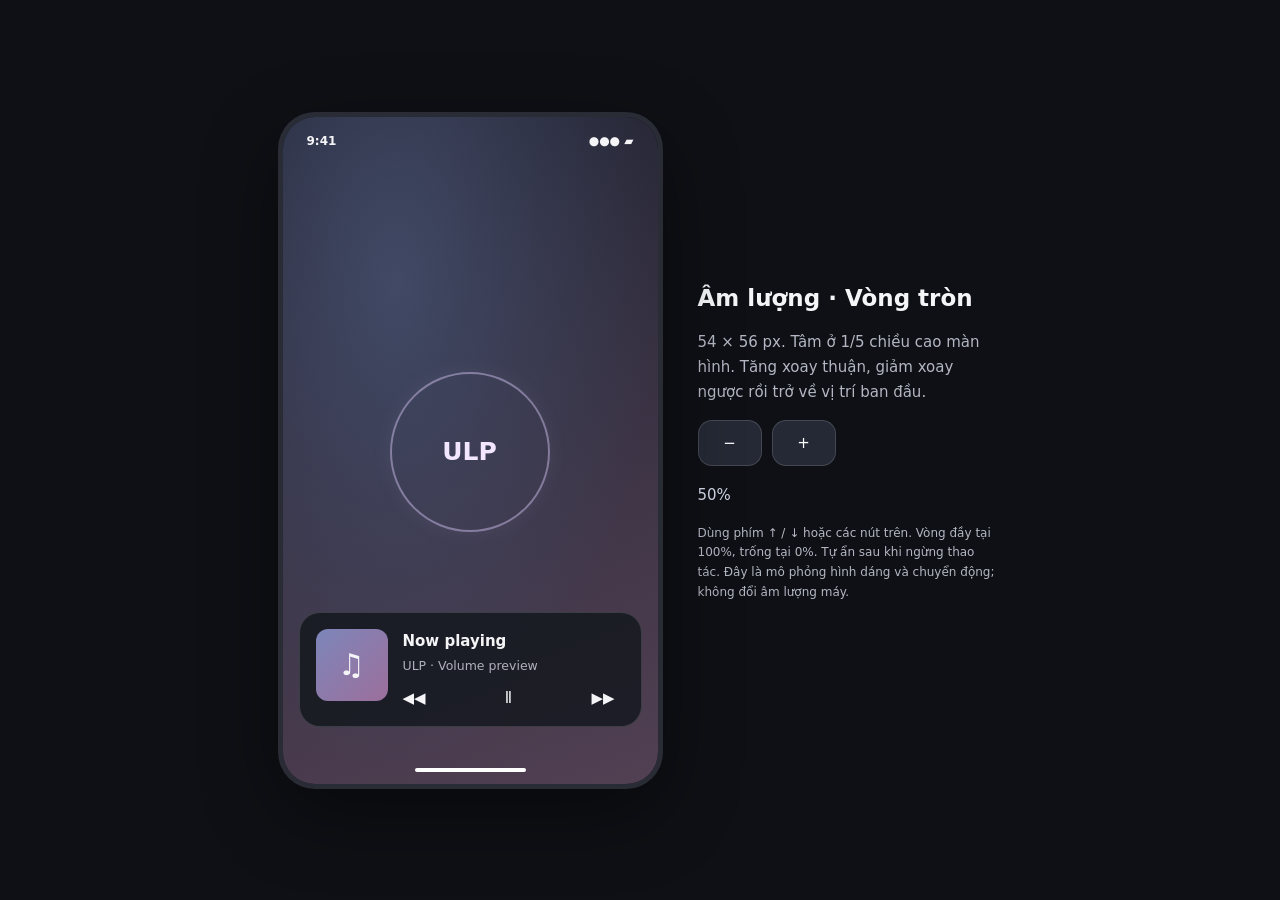
<file: demo-ui/volume-hud.html>
<!doctype html>
<html lang="vi">
<meta charset="utf-8">
<meta name="viewport" content="width=device-width,initial-scale=1">
<title>ULP · Volume HUD</title>
<style>
*{box-sizing:border-box}body{margin:0;background:#0e1015;color:#f5f5f7;font:15px system-ui,sans-serif;min-height:100svh;display:grid;place-items:center;padding:24px}main{display:flex;gap:40px;align-items:center;flex-wrap:wrap;justify-content:center}.phone{width:375px;height:667px;position:relative;background:radial-gradient(ellipse at 30% 25%,#414965,transparent 70%),linear-gradient(160deg,#202433,#524053);border-radius:32px;box-shadow:0 0 0 5px #292c35,0 25px 80px #0007;overflow:hidden;isolation:isolate}.status{display:flex;justify-content:space-between;padding:17px 24px;font-weight:650;font-size:12px}.visual{position:absolute;left:107px;top:255px;width:160px;height:160px;border:2px solid #c3b4df88;border-radius:50%;box-shadow:0 0 20px #c3b4df15;display:grid;place-items:center;font-size:25px;font-weight:700;color:#f2e7ff}.player{position:absolute;bottom:57px;left:16px;right:16px;padding:16px;display:flex;gap:15px;background:#161920dc;border-radius:21px;border:1px solid #ffffff25}.art{width:72px;height:72px;border-radius:12px;background:linear-gradient(135deg,#7d86ba,#9c6f9b);display:grid;place-items:center;font-size:30px}.info{flex:1;line-height:1.6}.info small{color:#b1afbd}.controls{display:flex;justify-content:space-between;margin-top:9px;padding-right:10px}.home{position:absolute;bottom:12px;left:132px;width:111px;height:4px;background:#fff;border-radius:4px}.hud{position:absolute;left:6px;top:calc(20% - 28px);width:54px;height:56px;opacity:0;transform:translateX(-64px);transition:transform .18s ease-in,opacity .18s;pointer-events:none;filter:drop-shadow(1px 2px 5px #0004)}.hud.visible{opacity:1;transform:translateX(0);transition:transform .22s ease-out,opacity .22s}.dial{display:block;width:54px;height:56px;overflow:visible}.arc{fill:none;stroke-width:3;stroke-linecap:round}.fill{stroke:#f7f7f7;stroke-dasharray:1;stroke-dashoffset:1;transition:stroke-dashoffset .18s ease-out}aside{max-width:300px}h1{font-size:23px;margin-top:0}p{color:#b3b7c3;line-height:1.65}.buttons{display:flex;gap:10px}button{border:1px solid #ffffff25;border-radius:14px;background:#242935;color:#fff;font:inherit;cursor:pointer;min-width:64px;padding:13px 18px}button:active{background:#424d63}output{display:block;margin:20px 0;color:#d3d9e8;font-variant-numeric:tabular-nums}.hint{font-size:12px}@media(max-width:430px){body{padding:12px}.phone{width:min(375px,calc(100vw - 32px));height:auto;aspect-ratio:375/667}main{gap:24px}aside{max-width:343px}}@media(prefers-reduced-motion:reduce){.hud,.hud.visible,.fill{transition:opacity .1s}}
</style>
<main>
<div class="phone" aria-label="Màn hình mô phỏng">
 <div class="status"><span>9:41</span><span>●●● ▰</span></div>
 <div class="visual">ULP</div>
 <div class="player"><div class="art">♫</div><div class="info"><strong>Now playing</strong><br><small>ULP · Volume preview</small><div class="controls"><span>◀◀</span><span>Ⅱ</span><span>▶▶</span></div></div></div>
 <div class="home"></div>
 <div class="hud" id="hud">
  <svg class="dial" id="dial" viewBox="0 0 54 56" aria-hidden="true">
   <circle cx="27" cy="26" r="26" fill="#171717" fill-opacity=".92"/>
   <path class="arc" d="M15.5 45.9186 A23 23 0 1 1 38.5 45.9186" stroke="#ffffff2e"/>
   <path class="arc fill" id="fill" pathLength="1" d="M15.5 45.9186 A23 23 0 1 1 38.5 45.9186"/>
   <text id="value" x="27" y="30" fill="white" font-family="system-ui,sans-serif" font-size="12" font-weight="600" text-anchor="middle" style="font-variant-numeric:tabular-nums">50%</text>
   <rect x="18" y="39" width="18" height="17" rx="6" fill="#171717"/>
   <path d="M22 46h2l3-2.5v8L24 49h-2z" fill="#f5f5f5"/>
   <path id="waves" d="M29 45.5q2 2 0 4" fill="none" stroke="#f5f5f5" stroke-width="1.2" stroke-linecap="round"/>
  </svg>
 </div>
</div>
<aside><h1>Âm lượng · Vòng tròn</h1><p>54 × 56 px. Tâm ở 1/5 chiều cao màn hình. Tăng xoay thuận, giảm xoay ngược rồi trở về vị trí ban đầu.</p><div class="buttons"><button id="down" aria-label="Giảm âm lượng">−</button><button id="up" aria-label="Tăng âm lượng">+</button></div><output id="level" aria-live="polite">50%</output><p class="hint">Dùng phím ↑ / ↓ hoặc các nút trên. Vòng đầy tại 100%, trống tại 0%. Tự ẩn sau khi ngừng thao tác. Đây là mô phỏng hình dáng và chuyển động; không đổi âm lượng máy.</p></aside>
</main>
<script>
let volume=.5,timer,spin;
const hud=document.querySelector('#hud'),dial=document.querySelector('#dial'),fill=document.querySelector('#fill'),value=document.querySelector('#value'),level=document.querySelector('#level');
function change(delta){volume=Math.max(0,Math.min(1,volume+delta));const label=Math.round(volume*100)+'%';value.textContent=level.textContent=label;fill.style.strokeDashoffset=1-volume;document.querySelector('#waves').style.opacity=volume?1:0;hud.classList.add('visible');if(!matchMedia('(prefers-reduced-motion:reduce)').matches){const current=getComputedStyle(dial).transform;spin?.cancel();spin=dial.animate([{transform:current,offset:0},{transform:`rotate(${delta>=0?8:-8}deg)`,offset:.25},{transform:`rotate(${delta>=0?-.7:.7}deg)`,offset:.72},{transform:'rotate(0deg)',offset:1}],{duration:300,easing:'ease-out'});}clearTimeout(timer);timer=setTimeout(()=>hud.classList.remove('visible'),1000);}
document.querySelector('#down').onclick=()=>change(-.0625);document.querySelector('#up').onclick=()=>change(.0625);addEventListener('keydown',e=>{if(e.key==='ArrowUp'||e.key==='ArrowDown'){e.preventDefault();change(e.key==='ArrowUp'?.0625:-.0625);}});fill.style.strokeDashoffset=.5;
</script>
</html>
</file>
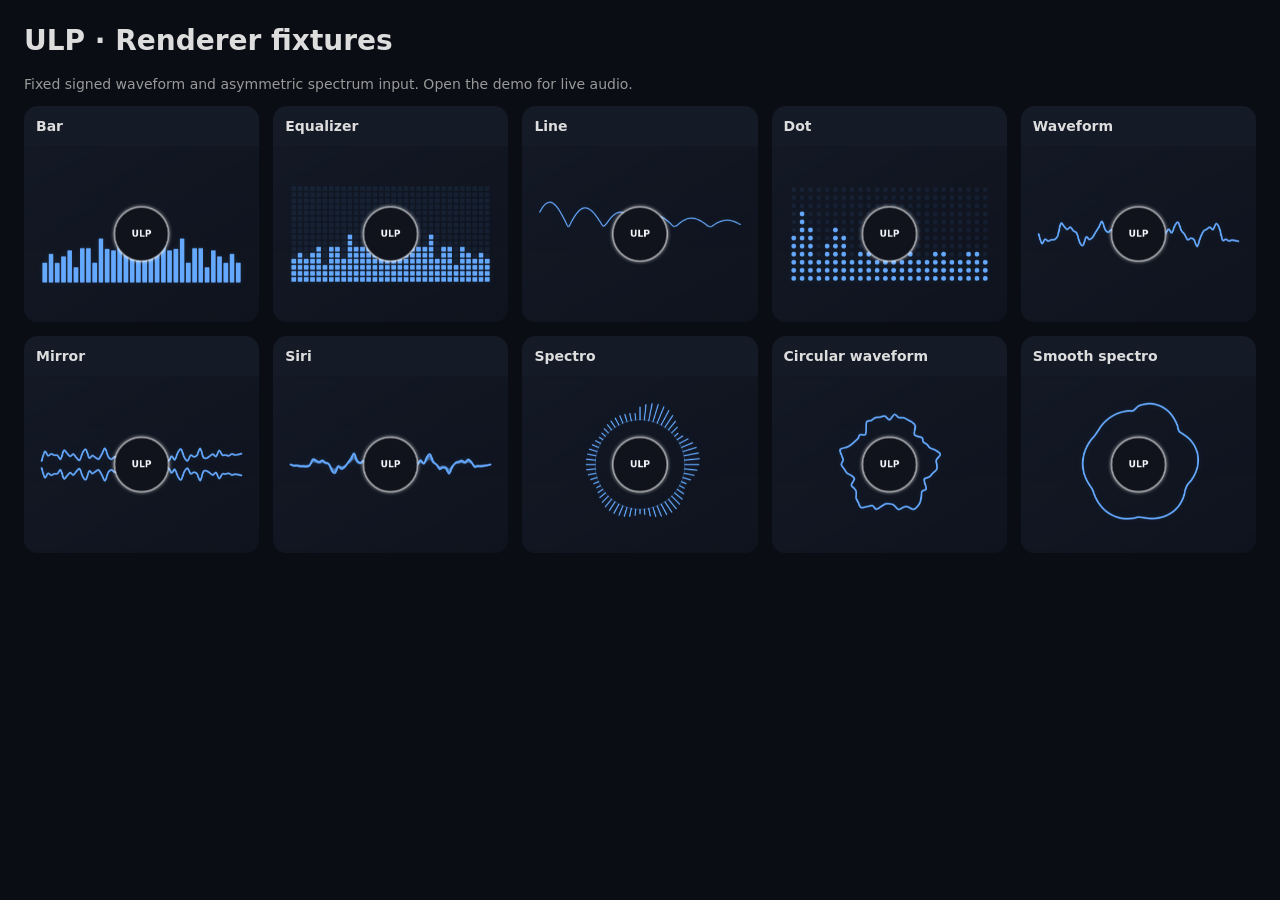
<file: demo-ui/tests/gallery.html>
<!doctype html><meta charset="utf-8"><title>ULP renderer fixtures</title>
<style>body{margin:24px;background:#0b0d14;color:#ddd;font:14px system-ui}main{display:grid;grid-template-columns:repeat(5,1fr);gap:14px}section{min-width:0;background:#151a27;border-radius:14px;overflow:hidden}h2{font-size:14px;margin:12px}canvas{display:block;width:100%}p{color:#999}</style>
<h1>ULP · Renderer fixtures</h1><p>Fixed signed waveform and asymmetric spectrum input. Open the demo for live audio.</p><main id="gallery"></main>
<script src="../audio-response.js"></script><script src="../renderer.js"></script><script src="../settings-schema.js"></script>
<script>
const input={spectrum:Float32Array.from({length:128},(_,i)=>.14+.58*Math.exp(-i/90)*Math.abs(Math.sin(i*.14+.6))),wave:Float32Array.from({length:128},(_,i)=>.15*Math.sin(i*.27)+.06*Math.sin(i*.76)+.045*Math.sin(i*1.2)),raw:.22,beatPulse:0,lastBeatAt:-Infinity,beatCount:0,time:4,playing:true};
for(const [mode,spec] of Object.entries(modeSpecs)) {
 const card=document.createElement('section'),title=document.createElement('h2'),preview=document.createElement('canvas');title.textContent=spec.label;preview.width=400;preview.height=300;card.append(title,preview);gallery.append(card);
 const scene=document.createElement('canvas'),renderer=new ULPRenderer.SceneRenderer(scene);
 const p=Object.fromEntries([...spec.fields,...Object.values(shared).flat()].map(f=>[f.id,f.value]));
 p.backgroundColour1='#161c2a';p.backgroundColour2='#0c1019';p.colourMode='solid';p.colour1='#66aaff';p.beatReaction=0;p.coverSize=.34;
 renderer.render(mode,p,input,.016,true,4);renderer.copyPreview(preview);
}
</script>
</file>
